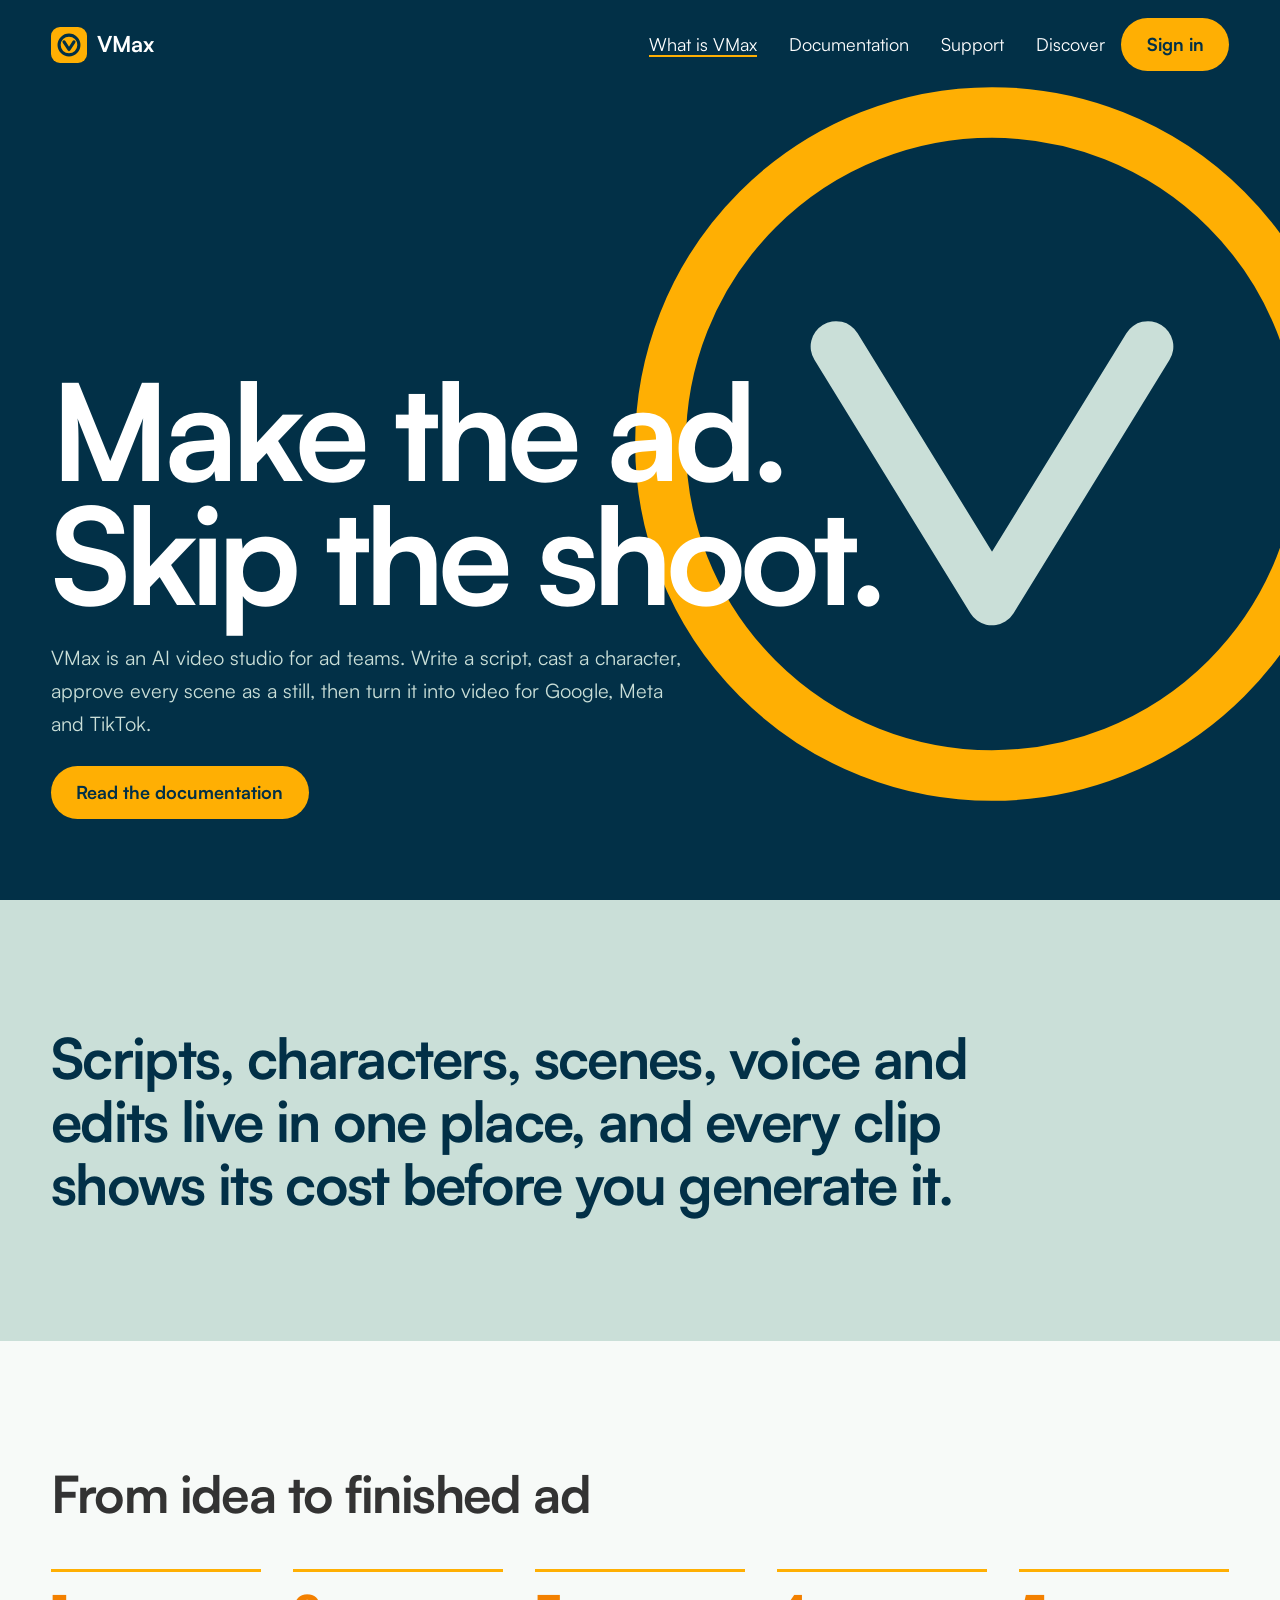
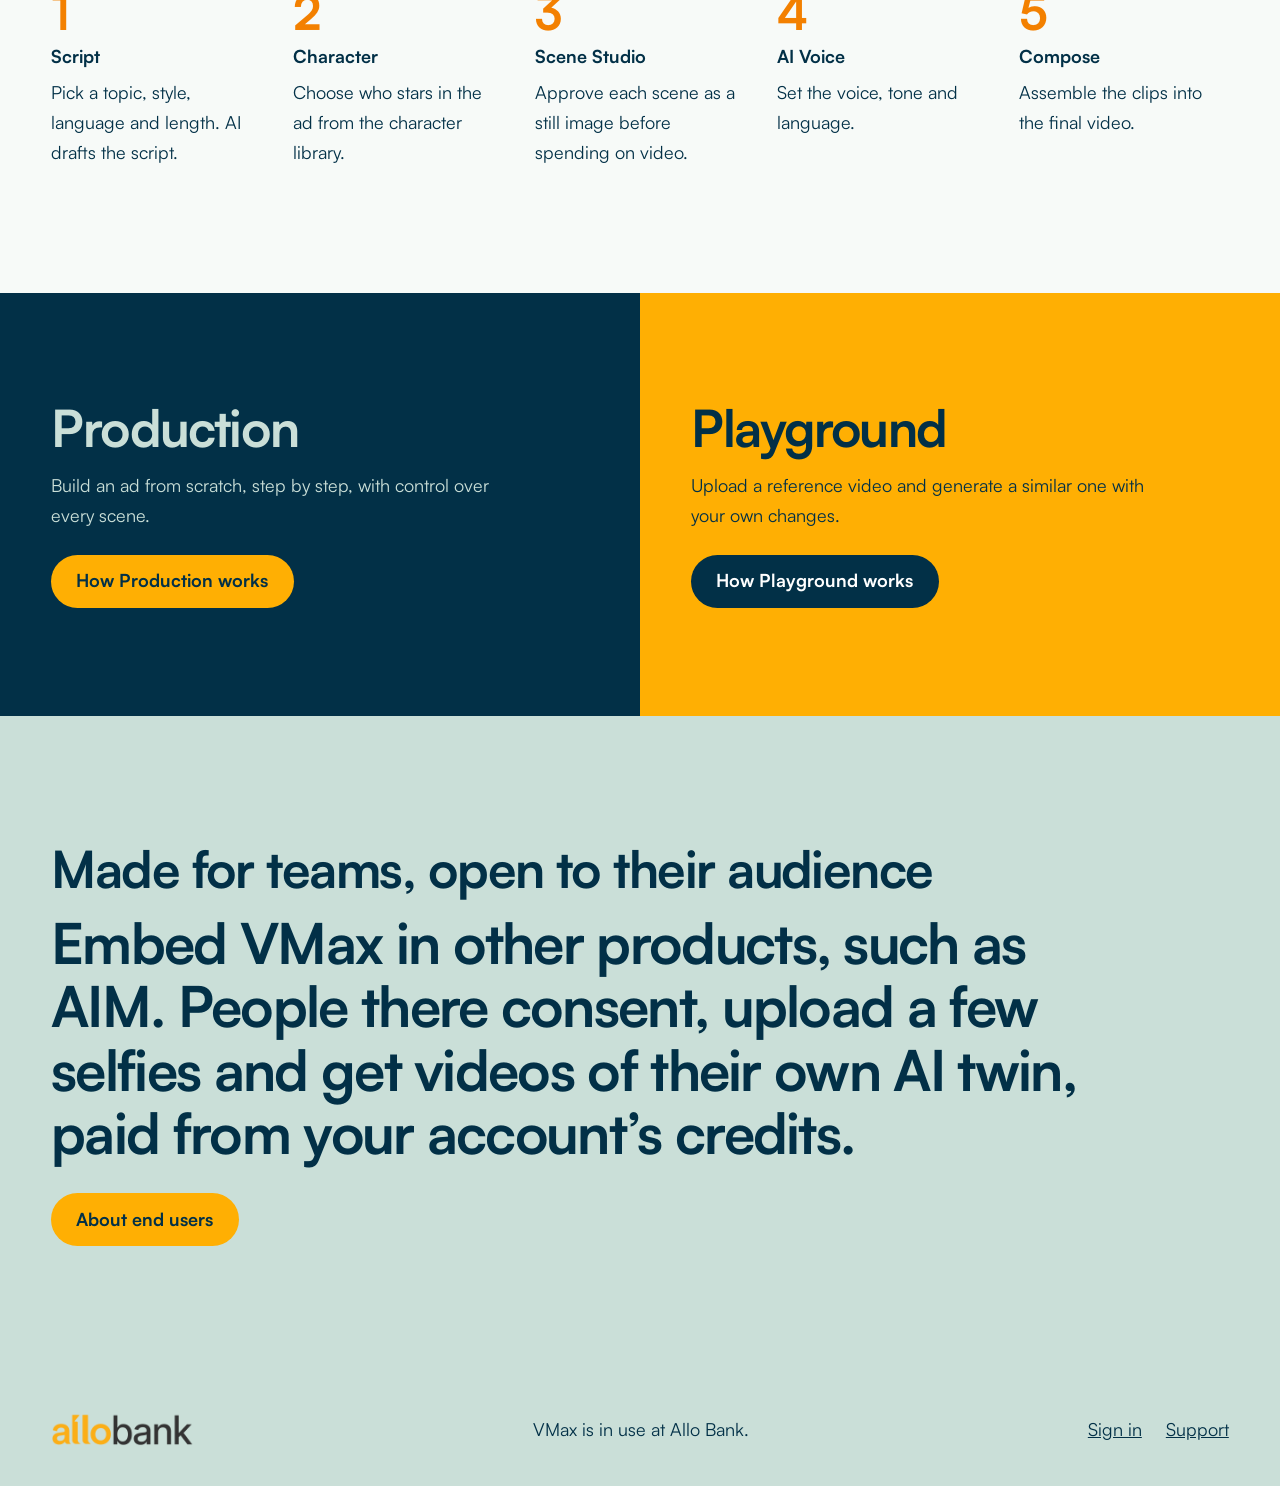
<file: index.html>
<!doctype html><html lang="en"><head><meta charset="utf-8"><meta name="viewport" content="width=device-width,initial-scale=1"><link rel="icon" type="image/svg+xml" href="assets/icons/favicon.svg"><link rel="icon" type="image/png" sizes="32x32" href="assets/icons/favicon-32.png"><link rel="alternate icon" href="favicon.ico"><link rel="apple-touch-icon" href="assets/icons/apple-touch-icon.png"><link rel="stylesheet" href="style.css"><title> VMax – AI ad video studio</title></head><body data-page="home"><header id="nav" class="nav"></header><main>
<section class="hero"><svg class="ring" viewBox="0 0 400 400" aria-hidden="true"><circle cx="200" cy="200" r="170" pathLength="1"/><path d="M120 150l80 130 80-130" pathLength="1"/></svg>
<h1>Make the ad.<br>Skip the shoot.</h1>
<p class="lede">VMax is an AI video studio for ad teams. Write a script, cast a character, approve every scene as a still, then turn it into video for Google, Meta and TikTok.</p>
<a class="btn" href="docs.html">Read the documentation</a></section>
<section class="band sage"><p class="big">Scripts, characters, scenes, voice and edits live in one place, and every clip shows its cost before you generate it.</p></section>
<section class="band"><h2>From idea to finished ad</h2>
<ol class="flow"><li><b>Script</b>Pick a topic, style, language and length. AI drafts the script.</li><li><b>Character</b>Choose who stars in the ad from the character library.</li><li><b>Scene Studio</b>Approve each scene as a still image before spending on video.</li><li><b>AI Voice</b>Set the voice, tone and language.</li><li><b>Compose</b>Assemble the clips into the final video.</li></ol></section>
<section class="two"><div class="navy"><h2>Production</h2><p>Build an ad from scratch, step by step, with control over every scene.</p><a class="btn" href="docs.html#production">How Production works</a></div>
<div class="amber"><h2>Playground</h2><p>Upload a reference video and generate a similar one with your own changes.</p><a class="btn" style="background:var(--navy);color:#fff!important" href="docs.html#playground">How Playground works</a></div></section>
<section class="band sage"><h2>Made for teams, open to their audience</h2><p class="big">Embed VMax in other products, such as AIM. People there consent, upload a few selfies and get videos of their own AI twin, paid from your account’s credits.</p><br><a class="btn" href="docs.html#endusers">About end users</a></section>
</main><footer id="foot" class="foot"></footer><script src="main.js"></script></body></html>
</file>
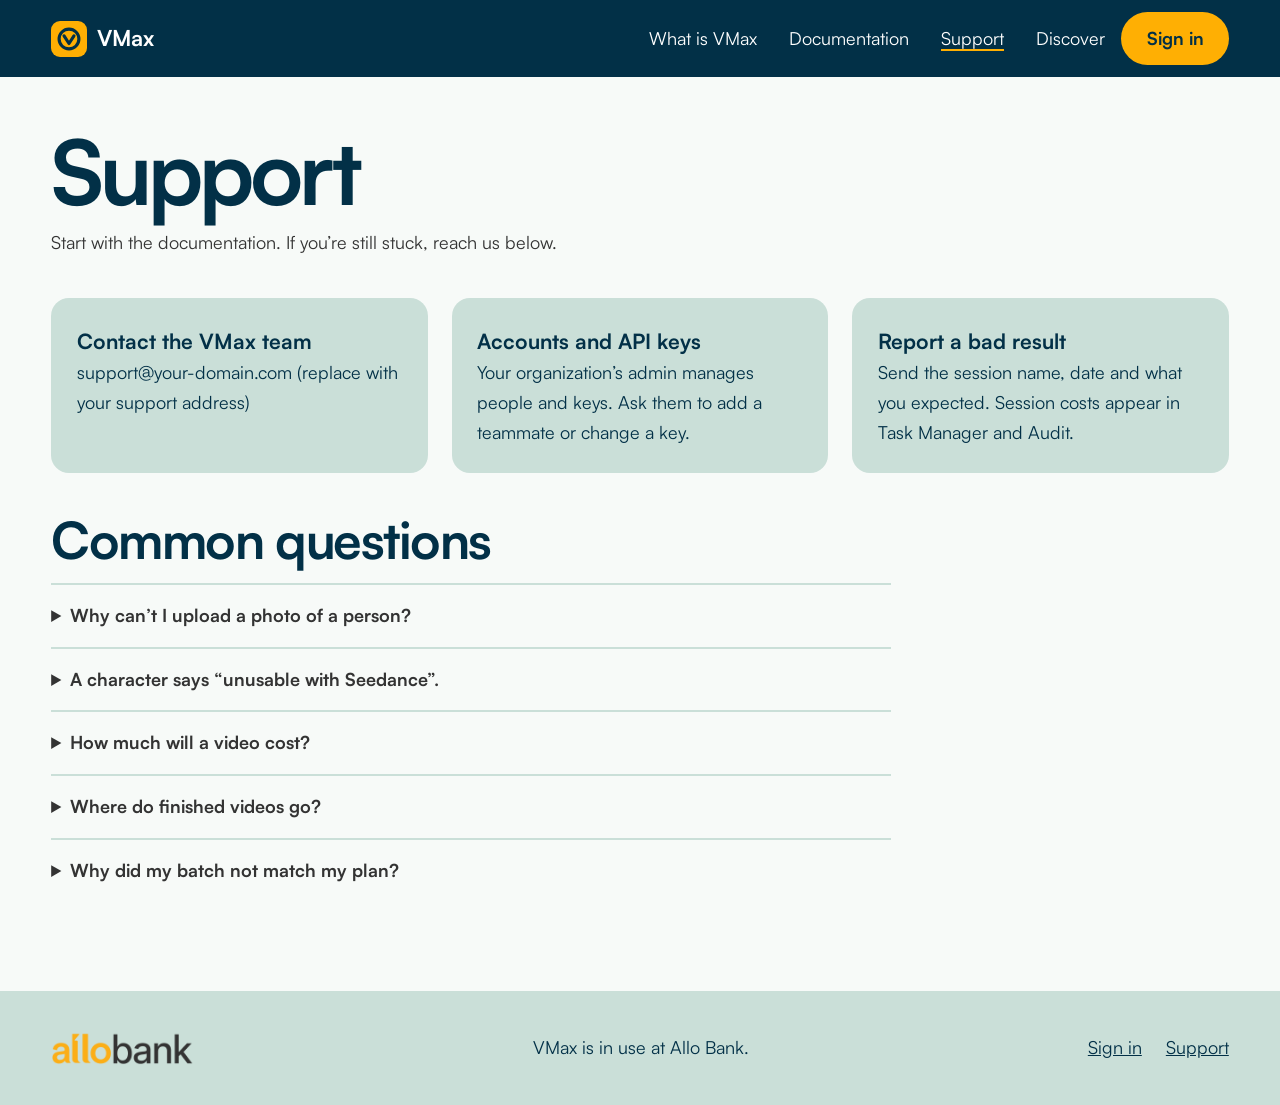
<file: support.html>
<!doctype html><html lang="en"><head><meta charset="utf-8"><meta name="viewport" content="width=device-width,initial-scale=1"><link rel="icon" type="image/svg+xml" href="assets/icons/favicon.svg"><link rel="icon" type="image/png" sizes="32x32" href="assets/icons/favicon-32.png"><link rel="alternate icon" href="favicon.ico"><link rel="apple-touch-icon" href="assets/icons/apple-touch-icon.png"><link rel="stylesheet" href="style.css"><title> Support – VMax</title></head><body data-page="support"><header id="nav" class="nav"></header><main class="page">
<h1>Support</h1><p style="max-width:55ch">Start with the documentation. If you’re still stuck, reach us below.</p>
<div class="cards"><div class="card"><h3>Contact the VMax team</h3><p>support@your-domain.com (replace with your support address)</p></div>
<div class="card"><h3>Accounts and API keys</h3><p>Your organization’s admin manages people and keys. Ask them to add a teammate or change a key.</p></div>
<div class="card"><h3>Report a bad result</h3><p>Send the session name, date and what you expected. Session costs appear in Task Manager and Audit.</p></div></div>
<h2 style="color:var(--navy)">Common questions</h2>
<details><summary>Why can’t I upload a photo of a person?</summary><p>Seedance only accepts faces from its own character library, so VMax characters come from there. Real people need explicit consent first, which is how the end-user AI twin works.</p></details>
<details><summary>A character says “unusable with Seedance”.</summary><p>It has no Seedance asset ID and no sketch. Add the asset ID in Element Manager, or generate a sketch, then save.</p></details>
<details><summary>How much will a video cost?</summary><p>Playground shows an estimate before you generate, and asks to confirm spends over $1. Session totals appear in the sidebar and in Audit.</p></details>
<details><summary>Where do finished videos go?</summary><p>Under My outputs, in Task Manager, and in All sessions for Playground. Use Push to MAX Library to send them to your ad platforms.</p></details>
<details><summary>Why did my batch not match my plan?</summary><p>Batch runs generate many films at once and often drift from the plan. Use single films when you need control.</p></details>
</main><footer id="foot" class="foot"></footer><script src="main.js"></script></body></html>
</file>
<file: style.css>
@font-face{font-family:Satoshi;src:url(assets/fonts/Satoshi-Regular.otf);font-weight:400;font-display:swap}
@font-face{font-family:Satoshi;src:url(assets/fonts/Satoshi-Bold.otf);font-weight:700;font-display:swap}
:root{--sage:#cadfd8;--navy:#023047;--ink:#333;--sun:#f9ca67;--amber:#ffaf03;--orange:#f38000;--paper:#f7faf8}
*{box-sizing:border-box;margin:0}
html{scroll-behavior:smooth}
body{font:400 18px/1.65 Satoshi,system-ui,sans-serif;color:var(--ink);background:var(--paper)}
a{color:inherit}
:focus-visible{outline:3px solid var(--orange);outline-offset:3px}
.nav{position:fixed;inset:0 0 auto;z-index:9;display:flex;align-items:center;gap:1rem;padding:18px 4vw;color:#fff;transition:background .3s,padding .3s}
.nav.solid{background:var(--navy);padding:12px 4vw}
.nav ul{display:flex;gap:2rem;list-style:none;padding:0;margin-left:auto}
.nav a{text-decoration:none}
.nav li a[aria-current]{border-bottom:2px solid var(--amber)}
.logo{display:flex;align-items:center;gap:10px;font-size:22px;letter-spacing:-.01em}
.logo svg{width:36px}
.btn{display:inline-block;background:var(--amber);color:var(--navy)!important;padding:.65em 1.4em;border-radius:99px;font-weight:700;text-decoration:none}
.btn:hover{background:var(--sun)}
.hero{position:relative;min-height:100vh;display:flex;flex-direction:column;justify-content:flex-end;align-items:flex-start;gap:1.6rem;padding:0 4vw 9vh;background:var(--navy);color:var(--sage);overflow:hidden}
.ring{position:absolute;right:-8vw;top:6vh;width:min(70vw,780px);fill:none;stroke-linecap:round;stroke-linejoin:round}
.ring circle{stroke:var(--amber);stroke-width:26;stroke-dasharray:1;animation:draw 2.2s cubic-bezier(.6,0,.2,1) both;transform:rotate(-90deg);transform-origin:200px 200px}
.ring path{stroke:var(--sage);stroke-width:26;stroke-dasharray:1;animation:draw 1.2s 1.6s ease-out both}
@keyframes draw{from{stroke-dashoffset:1}to{stroke-dashoffset:0}}
h1{position:relative;font-size:clamp(3.2rem,10.5vw,9.5rem);line-height:.92;letter-spacing:-.045em;color:#fff}
.lede{position:relative;max-width:46ch;font-size:1.25rem}
.band{padding:14vh 4vw}
.sage{background:var(--sage);color:var(--navy)}
.navy{background:var(--navy);color:var(--sage)}
.amber{background:var(--amber);color:var(--navy)}
.big{max-width:26ch;font-size:clamp(1.8rem,4.4vw,4rem);line-height:1.12;letter-spacing:-.03em;font-weight:700}
h2{font-size:clamp(2rem,4vw,3.4rem);line-height:1.05;letter-spacing:-.03em;margin-bottom:1rem}
.two{display:grid;grid-template-columns:1fr 1fr}
.two>div{padding:12vh 4vw}
.two p{max-width:40ch;margin-bottom:1.5rem}
.flow{list-style:none;padding:0;counter-reset:s;display:grid;grid-template-columns:repeat(5,1fr);gap:2rem;margin-top:3rem;color:var(--navy)}
.flow li{counter-increment:s;border-top:3px solid var(--amber);padding-top:1rem}
.flow li:before{content:counter(s);display:block;font-size:3rem;font-weight:700;color:var(--orange);line-height:1}
.flow b{display:block;margin:.4rem 0}
.page,.docs{padding:130px 4vw 90px}
.page h1,.docs h1{color:var(--navy);font-size:clamp(2.6rem,7vw,6rem);margin-bottom:1rem}
.docs{display:grid;grid-template-columns:230px minmax(0,1fr);gap:5vw}.docs article>*{max-width:70ch}.docs article>.shots{max-width:none}
.toc{position:sticky;top:90px;align-self:start;display:grid;gap:.5rem}
.toc a{text-decoration:none;color:var(--navy)}
.toc a:hover{color:var(--orange)}
.docs h2{color:var(--navy);margin-top:3.5rem;padding-top:1rem;border-top:3px solid var(--amber)}
.docs p,.docs li{margin-bottom:.8rem}
.docs ol,.docs ul{padding-left:1.2rem}
.cards{display:grid;grid-template-columns:repeat(auto-fit,minmax(260px,1fr));gap:1.5rem;margin:2.5rem 0}
.card{background:var(--sage);color:var(--navy);padding:1.6rem;border-radius:18px}
details{border-top:2px solid var(--sage);padding:1rem 0;max-width:70ch}
summary{cursor:pointer;font-weight:700}


.foot{background:var(--sage);color:var(--navy);display:flex;flex-wrap:wrap;gap:1.5rem 3rem;align-items:center;justify-content:space-between;padding:40px 4vw}
.foot img{height:34px}
.foot nav{display:flex;gap:1.5rem}
@media(max-width:860px){.two,.flow,.docs{grid-template-columns:1fr}.toc{position:static}.nav{flex-wrap:wrap}.nav ul{order:3;width:100%;gap:1rem;font-size:15px;margin:0}}
@media(prefers-reduced-motion:reduce){.ring *{animation:none!important}html{scroll-behavior:auto}}
.shots{display:grid;grid-template-columns:repeat(auto-fit,minmax(340px,1fr));gap:1.2rem;margin:1.5rem 0}.shots img{width:100%;display:block;border:1px solid var(--sage);border-radius:10px}.shots figcaption{font-size:15px;margin-top:.4rem}
.wall{columns:320px;column-gap:1.2rem;margin:2.5rem 0}
.vid{margin-bottom:1.2rem;break-inside:avoid;cursor:pointer}.media{position:relative;min-height:160px;background:var(--navy);border-radius:6px;overflow:hidden}.media img{width:100%;display:block}.media span{position:absolute;left:50%;top:50%;transform:translate(-50%,-50%);white-space:nowrap;background:var(--amber);color:var(--navy);padding:.5em 1em;border-radius:99px;font-weight:700}.media iframe{position:absolute;inset:0;width:100%;height:100%;border:0}
.bp{display:none}.vid.open{column-span:all;display:grid;grid-template-columns:minmax(240px,380px) 1fr;gap:3vw;align-items:start;padding:2rem;background:var(--sage);border-radius:14px;cursor:default}.vid.open .bp{display:block}
.bp h3{font-size:2rem;letter-spacing:-.02em;color:var(--navy)}.bp h4{margin:1.5rem 0 .5rem;color:var(--navy)}.bp dl{display:grid;grid-template-columns:90px 1fr;gap:.5rem 1rem;margin-top:1rem}.bp dt{font-weight:700}.bp dd{margin:0}.bp ol{padding-left:1.2rem}.bp li{margin-bottom:.8rem;font-size:16px}.assets{display:flex;flex-wrap:wrap;gap:1rem}.assets img{height:180px;width:auto;border-radius:8px;display:block}.assets figcaption{font-size:14px}.x{float:right;background:var(--navy);color:#fff;border:0;border-radius:99px;padding:.4em 1.1em;font:inherit;cursor:pointer}
@media(max-width:860px){.vid.open{grid-template-columns:1fr}}
.bp dd ul{padding-left:1.1rem}.bp dd li{font-size:inherit;margin-bottom:.2rem}

.bp ol{list-style:none;padding:0}.bp ol li{display:flex;gap:1.2rem;align-items:flex-start}.bp ol li div{flex:1;min-width:0}
.bp img.sc{flex:none;width:110px;height:auto;aspect-ratio:9/16;object-fit:cover;border-radius:8px;display:block}
@media(max-width:600px){.bp img.sc{width:84px}.bp ol li{gap:.8rem}}

.vid.wide.open{grid-template-columns:1fr}.vid.wide.open .media{max-width:960px}
.dl{display:inline-block;background:var(--navy);color:#fff;border-radius:99px;padding:.5em 1.3em;font-weight:700;text-decoration:none}.dl:hover{background:var(--orange)}
.stills{display:grid;grid-template-columns:repeat(auto-fill,minmax(210px,1fr));gap:1rem}.st{margin:0}
.fr{position:relative;aspect-ratio:16/9;border-radius:8px;overflow:hidden;background:var(--navy)}
.fr::before{content:attr(data-t);position:absolute;inset:0;display:grid;place-items:center;color:#cadfd8;opacity:.55;font-weight:700}
.fr img{position:absolute;inset:0;width:100%;height:100%;object-fit:cover}
.st figcaption{font-size:14px;margin-top:.4rem}.st b{display:block}
.vid.wide .assets img{height:150px}

.docs article>.step{max-width:none}
.step{display:grid;grid-template-columns:minmax(0,1.15fr) minmax(0,1fr);gap:2rem;align-items:start;margin:1.8rem 0;padding-top:1.8rem;border-top:1px solid var(--sage)}
.step figure img{width:100%;display:block;border:1px solid var(--sage);border-radius:10px}
.step figcaption{font-size:15px;margin-top:.4rem}
.step h3{color:var(--navy);margin:0 0 .6rem}
.step .txt{max-width:60ch}
.step.noimg{display:block}
.toc .par{all:unset;box-sizing:border-box;cursor:pointer;color:var(--navy);display:flex;justify-content:space-between;align-items:center;width:100%;font:inherit}
.toc .par:hover,.toc .par:focus-visible{color:var(--orange)}
.toc .par span::before{content:"+";font-weight:700}
.toc .par[aria-expanded=true] span::before{content:"\2212"}
.toc .sub{display:grid;gap:.5rem;padding:.6rem 0 .2rem 1rem;margin-left:.2rem;border-left:2px solid var(--amber)}
.toc .sub[hidden]{display:none}
@media(max-width:860px){.step{grid-template-columns:1fr;gap:1rem}}
.docs h3.sub-h{color:var(--navy);margin:2rem 0 0}
</file>
